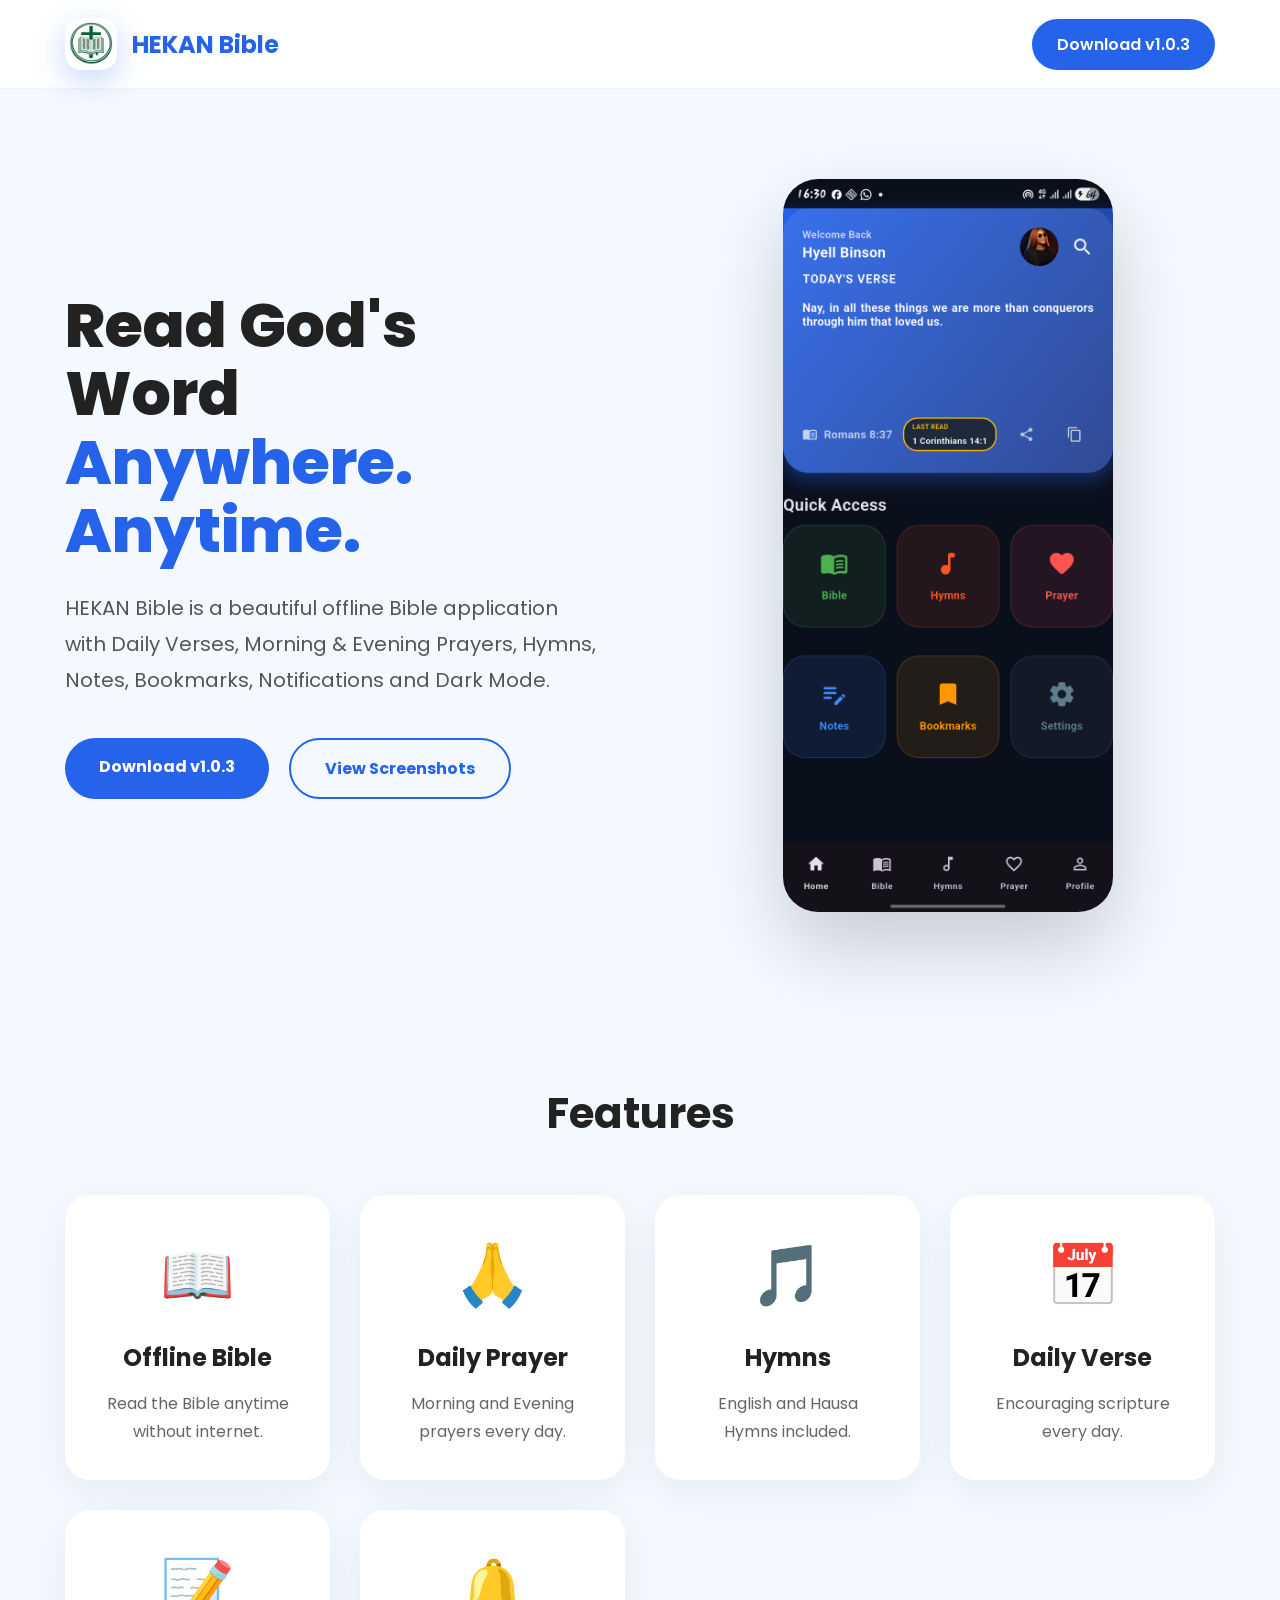
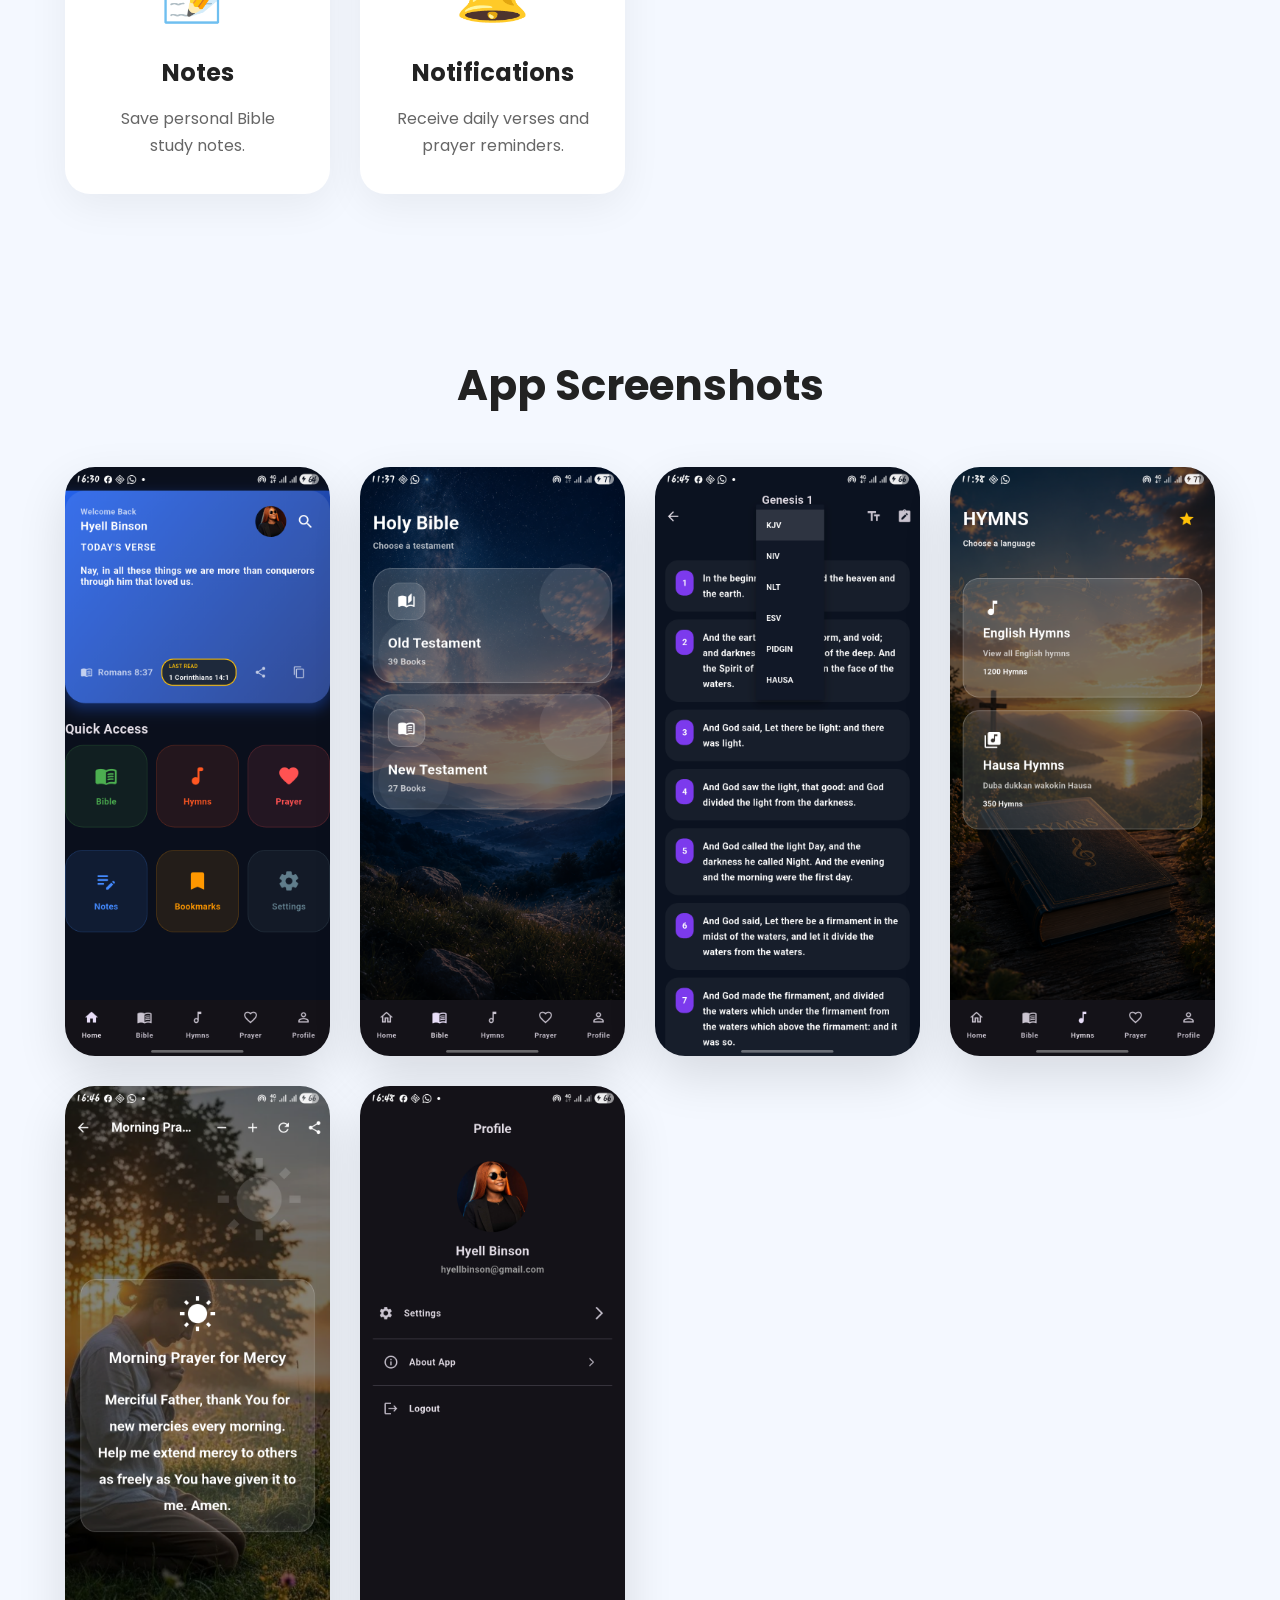
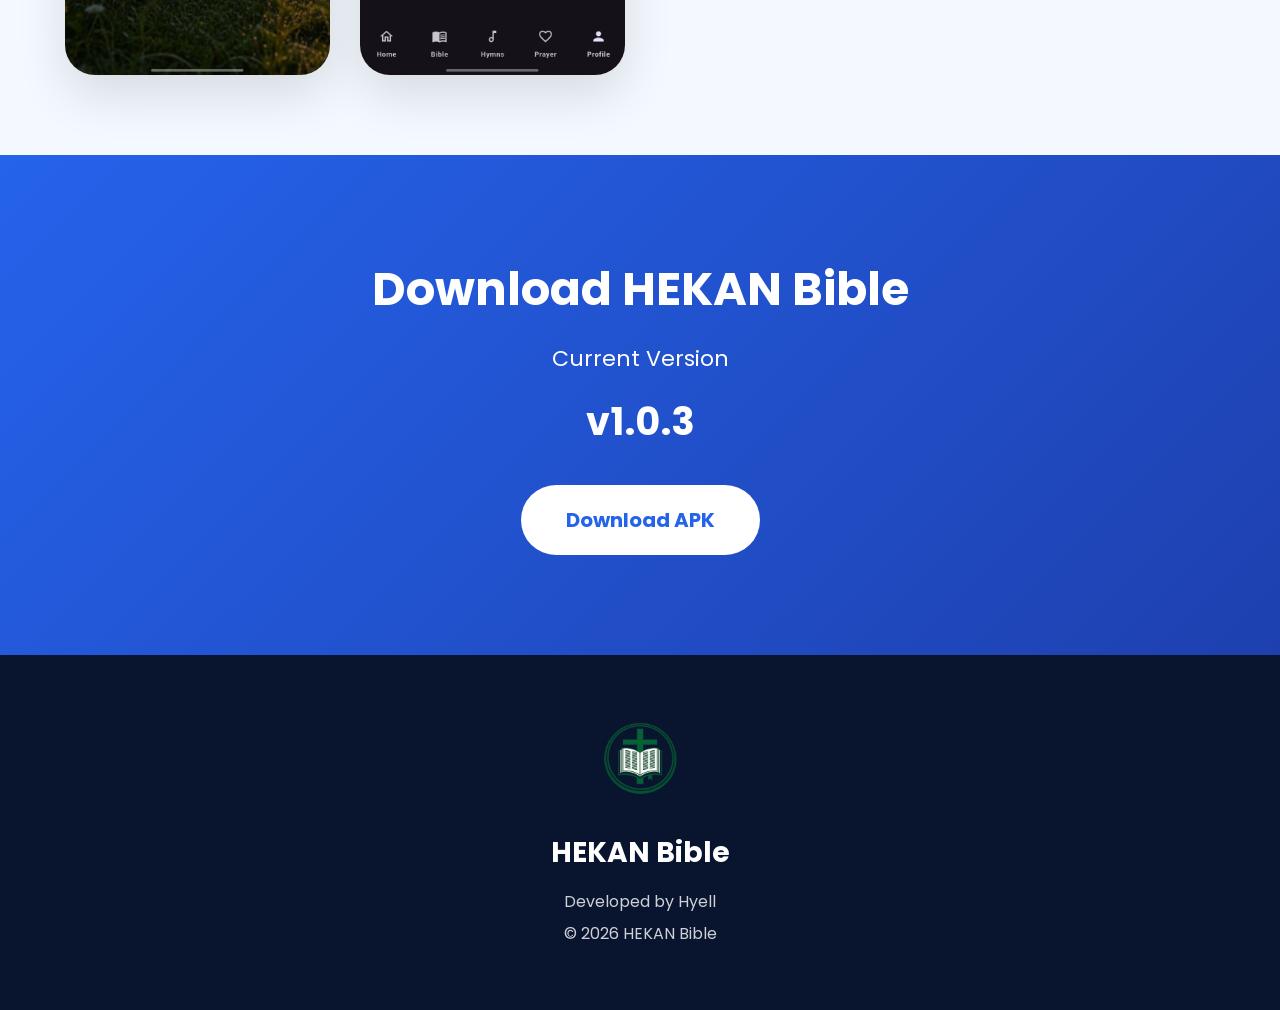
<file: docs/index.html>
<!DOCTYPE html>
<html lang="en">
<head>
    <meta charset="UTF-8">
    <meta name="viewport" content="width=device-width, initial-scale=1.0">
    <title>HEKAN Bible - Offline Bible App</title>

    <meta name="application-name" content="HEKAN Bible">
    <link rel="canonical" href="https://hyellbinson.github.io/HEKAN_BIBLE/">

    <link rel="stylesheet" href="style.css">

    <link rel="icon" type="image/png" href="images/favicon.png">
    <link rel="icon" type="image/png" href="favicon.png">
    <link rel="apple-touch-icon" href="images/app_icon.png">
    <meta name="twitter:card" content="summary_large_image">
    <meta name="twitter:title" content="HEKAN Bible">
    <meta name="twitter:description" content="Offline Bible with Daily Verses, Hymns, Prayer, Notes and Dark Mode.">
    <meta name="twitter:image" content="https://hyellbinson.github.io/HEKAN_BIBLE/images/app_icon.png">

    <link rel="preconnect" href="https://fonts.googleapis.com">
    <link href="https://fonts.googleapis.com/css2?family=Poppins:wght@300;400;500;600;700;800&display=swap" rel="stylesheet">

    <meta name="description"
          content="HEKAN Bible is a beautiful offline Bible app with Bible reading, search, English & Hausa hymns, daily verses, prayers, notes, bookmarks and Firebase sync.">

    <meta name="keywords"
          content="Bible, Offline Bible, HEKAN Bible, Christian App, Hausa Bible, English Bible, Hymns, Daily Verse, Prayer">

    <meta name="author"
          content="Hyell Binson">

    <meta property="og:title" content="HEKAN Bible">
    <meta property="og:description" content="Offline Bible with Daily Verses, Hymns, Prayer, Notes and Dark Mode.">
    <meta property="og:image" content="https://hyellbinson.github.io/HEKAN_BIBLE/images/app_icon.png">
    <meta property="og:url" content="https://hyellbinson.github.io/HEKAN_BIBLE/">
    <meta property="og:type" content="website">

    <script type="application/ld+json">
        {
            "@context":"https://schema.org",
            "@type":"WebSite",
            "name":"HEKAN Bible",
            "url":"https://hyellbinson.github.io/HEKAN_BIBLE/",
            "description":"Offline Bible with Daily Verses, Prayer, Hymns and Notes."
        }
    </script>


</head>

<body>

<header>

    <nav>

        <div class="logo">

            <img src="images/app_icon.png" alt="HEKAN">

            <span>HEKAN Bible</span>

        </div>

        <a class="downloadBtn"
           href="https://github.com/HyellBinson/HEKAN_BIBLE/releases/download/1.03/HEKAN_BIBLE_v1.0.3.apk">
            Download v1.0.3
        </a>

    </nav>

</header>



<section class="hero">

    <div class="heroLeft">

        <h1>

            Read God's Word

            <span>Anywhere.</span>

            <span>Anytime.</span>

        </h1>

        <p>

            HEKAN Bible is a beautiful offline Bible application with Daily Verses,
            Morning & Evening Prayers, Hymns, Notes, Bookmarks,
            Notifications and Dark Mode.

        </p>

        <div class="buttons">

            <a class="primary"
               href="https://github.com/HyellBinson/HEKAN_BIBLE/releases/download/1.03/HEKAN_BIBLE_v1.0.3.apk">

                Download v1.0.3

            </a>

            <a class="secondary"
               href="#screenshots">

                View Screenshots

            </a>

        </div>

    </div>


    <div class="heroRight">

        <img src="images/home.png">

    </div>

</section>



<section class="features">

    <h2>Features</h2>

    <div class="featureGrid">

        <div class="card">

            <div class="emoji">📖</div>

            <h3>Offline Bible</h3>

            <p>

                Read the Bible anytime without internet.

            </p>

        </div>


        <div class="card">

            <div class="emoji">🙏</div>

            <h3>Daily Prayer</h3>

            <p>

                Morning and Evening prayers every day.

            </p>

        </div>


        <div class="card">

            <div class="emoji">🎵</div>

            <h3>Hymns</h3>

            <p>

                English and Hausa Hymns included.

            </p>

        </div>


        <div class="card">

            <div class="emoji">📅</div>

            <h3>Daily Verse</h3>

            <p>

                Encouraging scripture every day.

            </p>

        </div>


        <div class="card">

            <div class="emoji">📝</div>

            <h3>Notes</h3>

            <p>

                Save personal Bible study notes.

            </p>

        </div>


        <div class="card">

            <div class="emoji">🔔</div>

            <h3>Notifications</h3>

            <p>

                Receive daily verses and prayer reminders.

            </p>

        </div>

    </div>

</section>



<section id="screenshots">

    <h2>App Screenshots</h2>

    <div class="gallery">

        <img src="images/home.png">

        <img src="images/bible.png">

        <img src="images/verses.png">

        <img src="images/hymns.png">

        <img src="images/prayer.png">

        <img src="images/profile.png">


    </div>

</section>



<section class="downloadSection">

    <h2>Download HEKAN Bible</h2>

    <p>

        Current Version

    </p>

    <h3>v1.0.3</h3>

    <a class="bigDownload"

       href="https://github.com/HyellBinson/HEKAN_BIBLE/releases/download/1.03/HEKAN_BIBLE_v1.0.3.apk">

        Download APK

    </a>

</section>



<footer>

    <img src="images/app_icon.png">

    <h3>HEKAN Bible</h3>

    <p>

        Developed by Hyell

    </p>

    <p>

        © 2026 HEKAN Bible

    </p>

</footer>


<script src="script.js"></script>

</body>
</html>
</file>
<file: docs/style.css>
*{
    margin:0;
    padding:0;
    box-sizing:border-box;
    scroll-behavior:smooth;
}

body{
    font-family:'Poppins',sans-serif;
    background:#f4f8ff;
    color:#222;
}

header{
    position:sticky;
    top:0;
    z-index:1000;
    backdrop-filter:blur(15px);
    background:rgba(255,255,255,.9);
    border-bottom:1px solid rgba(0,0,0,.05);
}

nav{
    max-width:1200px;
    margin:auto;
    display:flex;
    justify-content:space-between;
    align-items:center;
    padding:18px 25px;
}

.logo{
    display:flex;
    align-items:center;
    gap:15px;
}

.logo img{
    width:52px;
    height:52px;
    border-radius:16px;
    box-shadow:0 10px 30px rgba(37,99,235,.25);
}

.logo span{
    font-size:24px;
    font-weight:700;
    color:#2563eb;
}

.downloadBtn{
    background:#2563eb;
    color:white;
    text-decoration:none;
    padding:13px 25px;
    border-radius:40px;
    font-weight:600;
    transition:.3s;
}

.downloadBtn:hover{
    transform:translateY(-3px);
    background:#1d4ed8;
    box-shadow:0 12px 30px rgba(37,99,235,.35);
}

.hero{
    max-width:1200px;
    margin:auto;
    display:grid;
    grid-template-columns:1fr 1fr;
    gap:80px;
    align-items:center;
    padding:90px 25px;
}

.heroLeft h1{
    font-size:62px;
    line-height:1.1;
    font-weight:800;
    margin-bottom:25px;
}

.heroLeft h1 span{
    display:block;
    color:#2563eb;
}

.heroLeft p{
    font-size:20px;
    color:#555;
    line-height:1.8;
    margin-bottom:40px;
}

.buttons{
    display:flex;
    gap:20px;
    flex-wrap:wrap;
}

.primary{
    background:#2563eb;
    color:white;
    text-decoration:none;
    padding:16px 34px;
    border-radius:50px;
    font-weight:700;
    transition:.3s;
}

.primary:hover{
    transform:translateY(-4px);
    box-shadow:0 15px 35px rgba(37,99,235,.35);
}

.secondary{
    border:2px solid #2563eb;
    color:#2563eb;
    text-decoration:none;
    padding:16px 34px;
    border-radius:50px;
    font-weight:700;
    transition:.3s;
}

.secondary:hover{
    background:#2563eb;
    color:white;
}

.heroRight{
    display:flex;
    justify-content:center;
}

.heroRight img{
    width:330px;
    border-radius:35px;
    box-shadow:0 35px 80px rgba(0,0,0,.18);
    animation:float 4s ease-in-out infinite;
}

@keyframes float{

    0%{
        transform:translateY(0);
    }

    50%{
        transform:translateY(-18px);
    }

    100%{
        transform:translateY(0);
    }

}

.features{
    max-width:1200px;
    margin:auto;
    padding:80px 25px;
}

.features h2{
    text-align:center;
    font-size:42px;
    margin-bottom:50px;
}

.featureGrid{
    display:grid;
    grid-template-columns:repeat(auto-fit,minmax(260px,1fr));
    gap:30px;
}

.card{
    background:white;
    padding:35px;
    border-radius:25px;
    text-align:center;
    transition:.3s;
    box-shadow:0 12px 40px rgba(0,0,0,.06);
}

.card:hover{
    transform:translateY(-10px);
}

.emoji{
    font-size:60px;
    margin-bottom:20px;
}

.card h3{
    margin-bottom:15px;
    font-size:24px;
}

.card p{
    color:#666;
    line-height:1.7;
}

#screenshots{
    max-width:1200px;
    margin:auto;
    padding:80px 25px;
}

#screenshots h2{
    text-align:center;
    font-size:42px;
    margin-bottom:50px;
}

.gallery{
    display:grid;
    grid-template-columns:repeat(auto-fit,minmax(230px,1fr));
    gap:30px;
}

.gallery img{
    width:100%;
    border-radius:30px;
    transition:.35s;
    cursor:pointer;
    box-shadow:0 20px 50px rgba(0,0,0,.12);
}

.gallery img:hover{
    transform:scale(1.05);
}

.downloadSection{
    text-align:center;
    padding:100px 25px;
    background:linear-gradient(135deg,#2563eb,#1e40af);
    color:white;
}

.downloadSection h2{
    font-size:46px;
}

.downloadSection p{
    margin-top:18px;
    font-size:22px;
}

.downloadSection h3{
    margin:18px 0 35px;
    font-size:38px;
}

.bigDownload{
    display:inline-block;
    background:white;
    color:#2563eb;
    text-decoration:none;
    padding:20px 45px;
    border-radius:50px;
    font-size:20px;
    font-weight:700;
    transition:.3s;
}

.bigDownload:hover{
    transform:translateY(-4px);
}

footer{
    background:#09152f;
    color:white;
    text-align:center;
    padding:60px 20px;
}

footer img{
    width:90px;
    border-radius:25px;
    margin-bottom:20px;
}

footer h3{
    font-size:28px;
    margin-bottom:12px;
}

footer p{
    opacity:.8;
    line-height:2;
}

@media(max-width:900px){

.hero{
grid-template-columns:1fr;
text-align:center;
}

.heroLeft h1{
font-size:46px;
}

.heroLeft p{
font-size:18px;
}

.buttons{
justify-content:center;
}

.heroRight{
margin-top:30px;
}

.heroRight img{
width:260px;
}

nav{
flex-direction:column;
gap:20px;
}

}
</file>
